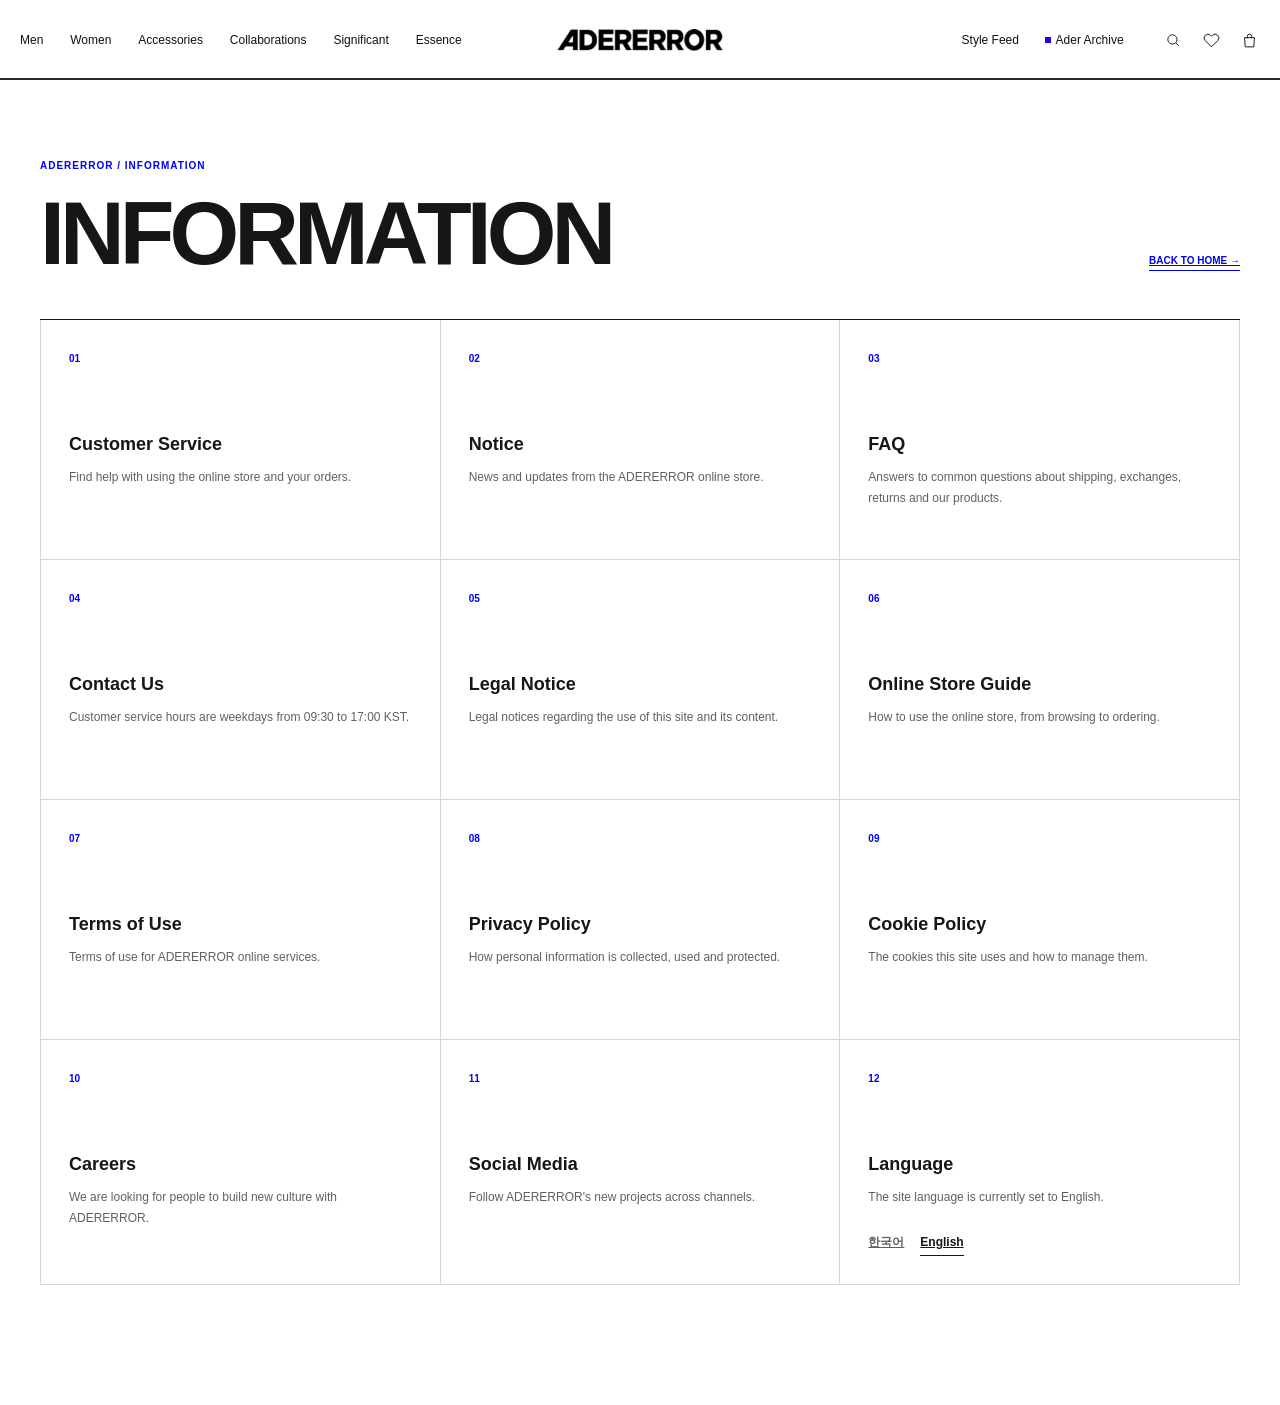
<file: en/info.html>
<!DOCTYPE html>
<html lang="en">

<head>
    <meta charset="UTF-8">
    <meta name="viewport" content="width=device-width, initial-scale=1.0">
    <link rel="icon" href="../favicon/favicon.ico" type="image/x-icon">
    <title>Information | ADERERROR</title>
    <link rel="alternate" hreflang="ko" href="../sup/info.html">
    <link rel="alternate" hreflang="en" href="./info.html">
    <meta name="description" content="ADERERROR customer service, notices, terms of use and privacy policy.">
    <meta name="theme-color" content="#ffffff">
    <meta property="og:type" content="website">
    <meta property="og:site_name" content="ADERERROR">
    <meta property="og:locale" content="en_US">
    <meta property="og:title" content="Information | ADERERROR">
    <meta property="og:description" content="ADERERROR customer service, notices, terms of use and privacy policy.">
    <meta name="twitter:card" content="summary">
    <meta name="twitter:title" content="Information | ADERERROR">
    <meta name="twitter:description" content="ADERERROR customer service, notices, terms of use and privacy policy.">
    <link rel="stylesheet" href="../css/global-navigation.css?v=20260819-footer-left">
    <link rel="stylesheet" href="../css/info.css?v=20261005">
</head>

<body>
    <main class="info-page">
        <header class="info-hero">
            <p>ADERERROR / INFORMATION</p>
            <h1>INFORMATION</h1>
            <a href="./index.html">BACK TO HOME <span aria-hidden="true">&#8594;</span></a>
        </header>

        <div class="info-grid">
            <section id="customer-service"><span>01</span><h2>Customer Service</h2><p>Find help with using the online store and your orders.</p></section>
            <section id="notice"><span>02</span><h2>Notice</h2><p>News and updates from the ADERERROR online store.</p></section>
            <section id="faq"><span>03</span><h2>FAQ</h2><p>Answers to common questions about shipping, exchanges, returns and our products.</p></section>
            <section id="inquiry"><span>04</span><h2>Contact Us</h2><p>Customer service hours are weekdays from 09:30 to 17:00 KST.</p></section>
            <section id="legal"><span>05</span><h2>Legal Notice</h2><p>Legal notices regarding the use of this site and its content.</p></section>
            <section id="store-guide"><span>06</span><h2>Online Store Guide</h2><p>How to use the online store, from browsing to ordering.</p></section>
            <section id="terms"><span>07</span><h2>Terms of Use</h2><p>Terms of use for ADERERROR online services.</p></section>
            <section id="privacy"><span>08</span><h2>Privacy Policy</h2><p>How personal information is collected, used and protected.</p></section>
            <section id="cookies"><span>09</span><h2>Cookie Policy</h2><p>The cookies this site uses and how to manage them.</p></section>
            <section id="careers"><span>10</span><h2>Careers</h2><p>We are looking for people to build new culture with ADERERROR.</p></section>
            <section id="social"><span>11</span><h2>Social Media</h2><p>Follow ADERERROR's new projects across channels.</p></section>
            <section id="language"><span>12</span><h2>Language</h2><p>The site language is currently set to English.</p>
                <p class="info-lang"><a href="../sup/info.html" hreflang="ko" lang="ko">한국어</a><a href="./info.html" aria-current="true">English</a></p></section>
        </div>
    </main>

    <script src="../js/global-navigation.js?v=20261005-fw-season" data-root=".."></script>
</body>

</html>
</file>
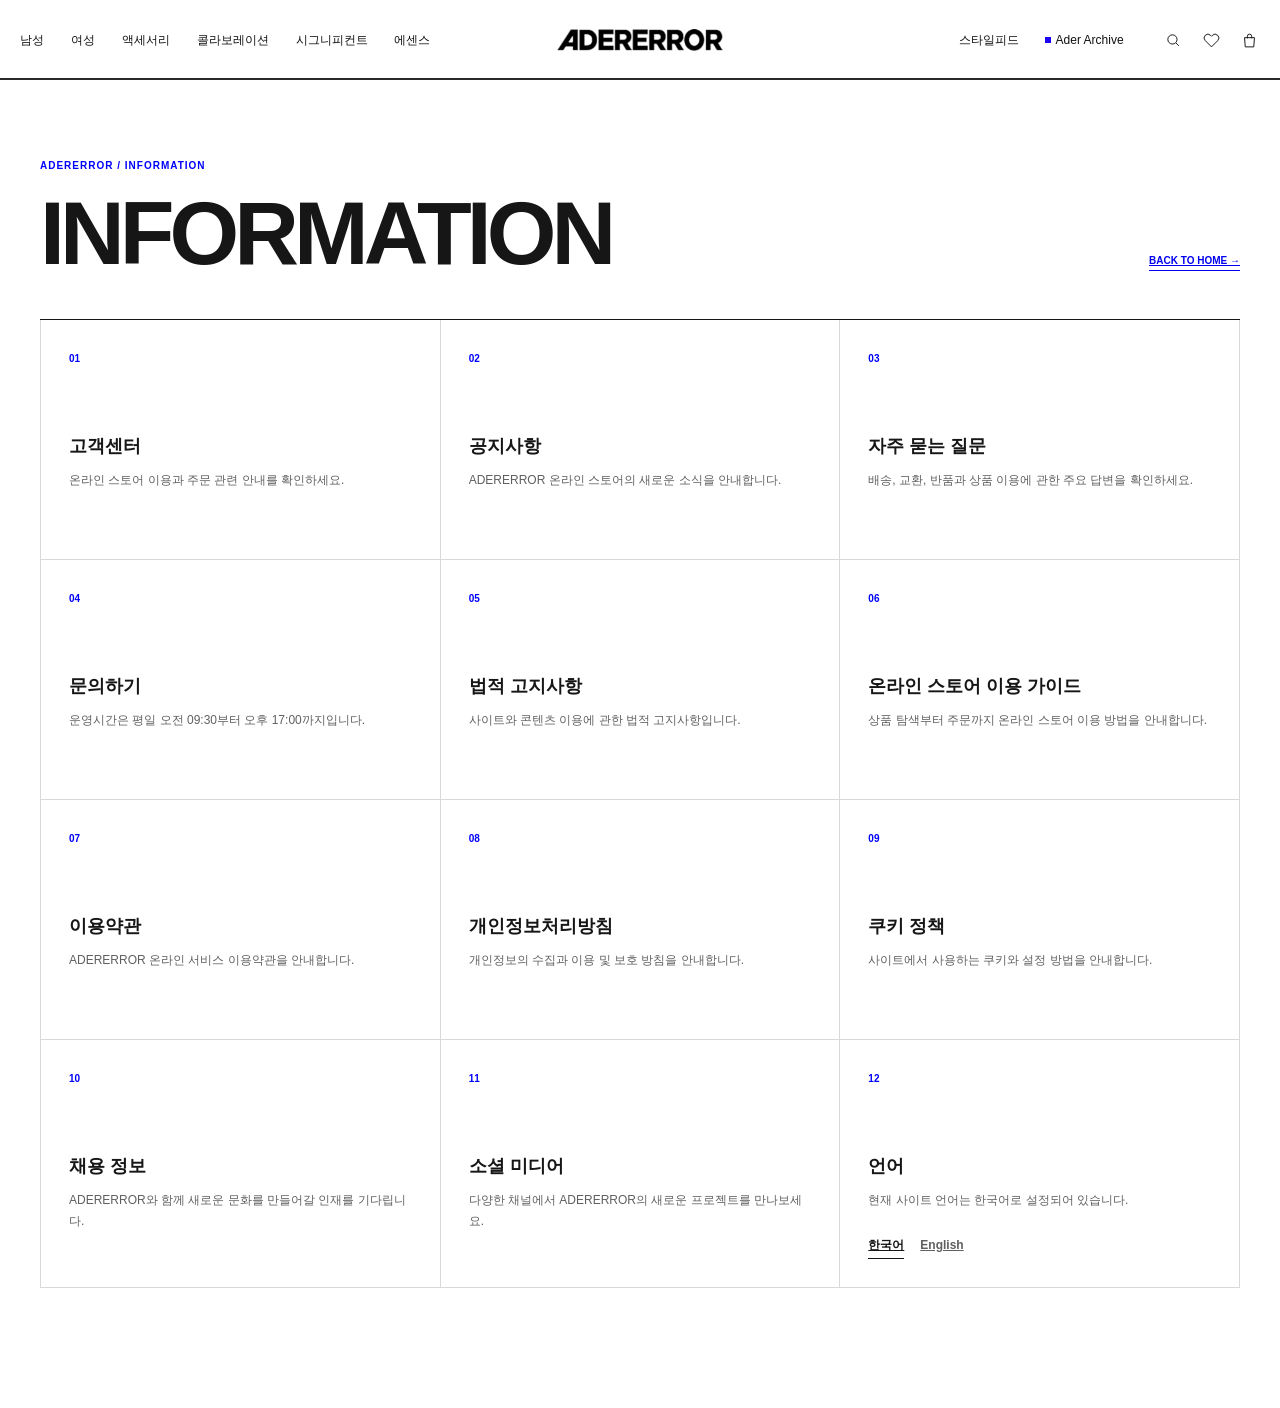
<file: sup/info.html>
<!DOCTYPE html>
<html lang="ko">

<head>
    <meta charset="UTF-8">
    <meta name="viewport" content="width=device-width, initial-scale=1.0">
    <link rel="icon" href="../favicon/favicon.ico" type="image/x-icon">
    <title>Information | ADERERROR</title>
    <link rel="alternate" hreflang="ko" href="./info.html">
    <link rel="alternate" hreflang="en" href="../en/info.html">
    <meta name="description" content="ADERERROR 고객센터, 공지사항, 이용약관과 개인정보처리방침 안내.">
    <meta name="theme-color" content="#ffffff">
    <meta property="og:type" content="website">
    <meta property="og:site_name" content="ADERERROR">
    <meta property="og:locale" content="ko_KR">
    <meta property="og:title" content="Information | ADERERROR">
    <meta property="og:description" content="ADERERROR 고객센터, 공지사항, 이용약관과 개인정보처리방침 안내.">
    <meta name="twitter:card" content="summary">
    <meta name="twitter:title" content="Information | ADERERROR">
    <meta name="twitter:description" content="ADERERROR 고객센터, 공지사항, 이용약관과 개인정보처리방침 안내.">
    <link rel="stylesheet" href="../css/global-navigation.css?v=20260819-footer-left">
    <link rel="stylesheet" href="../css/info.css?v=20261005">
</head>

<body>
    <main class="info-page">
        <header class="info-hero">
            <p>ADERERROR / INFORMATION</p>
            <h1>INFORMATION</h1>
            <a href="../index.html">BACK TO HOME <span aria-hidden="true">&#8594;</span></a>
        </header>

        <div class="info-grid">
            <section id="customer-service"><span>01</span><h2>고객센터</h2><p>온라인 스토어 이용과 주문 관련 안내를 확인하세요.</p></section>
            <section id="notice"><span>02</span><h2>공지사항</h2><p>ADERERROR 온라인 스토어의 새로운 소식을 안내합니다.</p></section>
            <section id="faq"><span>03</span><h2>자주 묻는 질문</h2><p>배송, 교환, 반품과 상품 이용에 관한 주요 답변을 확인하세요.</p></section>
            <section id="inquiry"><span>04</span><h2>문의하기</h2><p>운영시간은 평일 오전 09:30부터 오후 17:00까지입니다.</p></section>
            <section id="legal"><span>05</span><h2>법적 고지사항</h2><p>사이트와 콘텐츠 이용에 관한 법적 고지사항입니다.</p></section>
            <section id="store-guide"><span>06</span><h2>온라인 스토어 이용 가이드</h2><p>상품 탐색부터 주문까지 온라인 스토어 이용 방법을 안내합니다.</p></section>
            <section id="terms"><span>07</span><h2>이용약관</h2><p>ADERERROR 온라인 서비스 이용약관을 안내합니다.</p></section>
            <section id="privacy"><span>08</span><h2>개인정보처리방침</h2><p>개인정보의 수집과 이용 및 보호 방침을 안내합니다.</p></section>
            <section id="cookies"><span>09</span><h2>쿠키 정책</h2><p>사이트에서 사용하는 쿠키와 설정 방법을 안내합니다.</p></section>
            <section id="careers"><span>10</span><h2>채용 정보</h2><p>ADERERROR와 함께 새로운 문화를 만들어갈 인재를 기다립니다.</p></section>
            <section id="social"><span>11</span><h2>소셜 미디어</h2><p>다양한 채널에서 ADERERROR의 새로운 프로젝트를 만나보세요.</p></section>
            <section id="language"><span>12</span><h2>언어</h2><p>현재 사이트 언어는 한국어로 설정되어 있습니다.</p>
                <p class="info-lang"><a href="./info.html" aria-current="true">한국어</a><a href="../en/info.html" hreflang="en" lang="en">English</a></p></section>
        </div>
    </main>

    <script src="../js/global-navigation.js?v=20261005-fw-season" data-root=".."></script>
</body>

</html>
</file>
<file: css/global-navigation.css>
:root {
  --ader-page-gutter: 20px;
}

.ader-global-header {
  position: fixed;
  inset: 0 0 auto;
  display: block !important;
  z-index: 10000;
  width: 100%;
  height: auto !important;
  padding: 0 !important;
  margin: 0 !important;
  color: #111;
  background: #fff;
  box-shadow: inset 0 -2px 0 #2a2a2a;
  font-family: Arial, "Noto Sans KR", sans-serif;
  font-size: 11px;
}

body.ader-global-ready > header:not(.ader-global-header) { display: none !important; }

.ader-global-header *,
.ader-global-header *::before,
.ader-global-header *::after { box-sizing: border-box; }

.ader-global-header a { color: inherit; text-decoration: none; }
.ader-global-header button { color: inherit; font: inherit; }

.ader-nav-top {
  position: relative;
  display: grid;
  grid-template-columns: 1fr auto 1fr;
  align-items: center;
  width: calc(100% - var(--ader-page-gutter) - var(--ader-page-gutter));
  max-width: 1880px;
  height: 80px;
  margin: 0 auto;
  padding: 0;
}

.ader-nav-brand {
  display: block;
  justify-self: center;
  line-height: 1;
}
.ader-nav-brand img { display: block; width: 170px; height: 42px; object-fit: cover; }

.ader-nav-primary,
.ader-nav-utility,
.ader-nav-category {
  display: flex;
  align-items: center;
  gap: clamp(16px, 2.1vw, 40px);
  min-width: 0;
}

.ader-nav-primary { justify-content: flex-start; font-size: 12px; font-weight: 500; }
.ader-nav-utility {
  justify-content: flex-end;
  gap: clamp(28px, 3vw, 48px);
  font-size: 12px;
  font-weight: 500;
}

.ader-nav-text-links,
.ader-nav-icons,
.ader-archive-link {
  display: flex;
  align-items: center;
}

.ader-nav-text-links { gap: clamp(20px, 2vw, 36px); }
.ader-archive-link { gap: 5px; }
.ader-nav-icons { gap: 16px; }
.ader-nav-category {
  height: 36px;
  padding: 0 40px;
  border-bottom: 1px solid #e5e5e5;
  gap: 48px;
}

.ader-nav-primary a,
.ader-nav-category button,
.ader-nav-icon,
.ader-nav-menu-button {
  padding: 0;
  border: 0;
  background: transparent;
  cursor: pointer;
}

.ader-nav-primary a { line-height: 1; }
.ader-nav-category button { height: 36px; }
.ader-nav-link:hover,
.ader-nav-primary a:hover,
.ader-nav-category button:hover { text-decoration: underline; text-underline-offset: 3px; }
.ader-blue { display: inline-block; flex: 0 0 auto; width: 6px; height: 6px; background: #1d00ff; }

.ader-nav-icon { display: grid; place-items: center; width: 22px; height: 22px; }
.ader-nav-icon svg { width: 17px; height: 17px; fill: none; stroke: currentColor; stroke-width: 1.35; }

.ader-mega-menu {
  position: absolute;
  top: 80px;
  left: 0;
  width: 100%;
  min-height: 420px;
  padding: 38px 0 46px;
  border-bottom: 1px solid #d8d8d8;
  background: #fff;
  opacity: 0;
  visibility: hidden;
  transform: translateY(-8px);
  transition: opacity .2s ease, transform .25s ease, visibility .2s;
}

.ader-global-header.mega-open .ader-mega-menu {
  opacity: 1;
  visibility: visible;
  transform: translateY(0);
}

.ader-mega-inner {
  display: grid;
  grid-template-columns: 370px repeat(4, minmax(125px, 1fr));
  gap: 34px;
  width: calc(100% - var(--ader-page-gutter) - var(--ader-page-gutter));
  max-width: 1880px;
  margin: 0 auto;
  padding: 0;
}
.ader-mega-feature { padding-right: 38px; border-right: 1px solid #ddd; }
.ader-mega-title { display: block; margin-bottom: 22px; font-weight: 700; }
.ader-mega-list { display: grid; gap: 15px; }
.ader-mega-list a:hover { opacity: .5; }
.ader-feature-art { position: relative; width: 180px; height: 245px; margin: 32px auto 18px; overflow: hidden; background: #f2f3f5; }
.ader-feature-art img {
  display: block;
  width: 100%;
  height: 100%;
  object-fit: cover;
  object-position: center;
  transition: transform .55s cubic-bezier(.22, 1, .36, 1);
}
.ader-feature-art:hover img { transform: scale(1.035); }

.ader-mobile-head,
.ader-mobile-drawer { display: none; }

body.ader-menu-locked { overflow: hidden; }

@media (max-width: 1024px) {
  :root {
    --ader-page-gutter: 16px;
  }

  .ader-nav-top,
  .ader-nav-category,
  .ader-mega-menu { display: none; }

  .ader-mobile-head {
    display: grid;
    grid-template-columns: 40px minmax(0, 1fr) 40px;
    justify-content: center;
    align-items: center;
    width: calc(100% - var(--ader-page-gutter) - var(--ader-page-gutter));
    max-width: 1880px;
    height: 80px;
    margin: 0 auto;
    padding: 0;
  }

  .ader-mobile-head .ader-nav-brand { justify-self: center; }
  .ader-mobile-head .ader-nav-brand img { width: clamp(150px, 42vw, 200px); height: 48px; }
  .ader-mobile-actions { display: flex; justify-self: end; justify-content: center; width: 40px; }
  .ader-nav-menu-button { justify-self: start; }
  .ader-nav-menu-button { position: relative; width: 24px; height: 24px; }
  .ader-nav-menu-button span { position: absolute; left: 2px; width: 20px; height: 1px; background: #111; transition: transform .25s, top .25s, opacity .2s; }
  .ader-nav-menu-button span:nth-child(1) { top: 7px; }
  .ader-nav-menu-button span:nth-child(2) { top: 12px; }
  .ader-nav-menu-button span:nth-child(3) { top: 17px; }
  .ader-global-header.menu-open .ader-nav-menu-button span:nth-child(1) { top: 12px; transform: rotate(45deg); }
  .ader-global-header.menu-open .ader-nav-menu-button span:nth-child(2) { opacity: 0; }
  .ader-global-header.menu-open .ader-nav-menu-button span:nth-child(3) { top: 12px; transform: rotate(-45deg); }

  .ader-mobile-drawer {
    position: fixed;
    inset: 80px 0 0;
    display: block;
    overflow-y: auto;
    background: #fff;
    opacity: 0;
    visibility: hidden;
    transform: translateX(-100%);
    transition: transform .28s ease, opacity .2s ease, visibility .2s;
  }

  .ader-global-header.menu-open .ader-mobile-drawer { opacity: 1; visibility: visible; transform: translateX(0); }
  .ader-mobile-row { border-bottom: 1px solid #ddd; }
  .ader-mobile-row > button,
  .ader-mobile-direct {
    display: flex;
    justify-content: space-between;
    align-items: center;
    width: 100%;
    min-height: 45px;
    padding: 0 15px;
    border: 0;
    background: #fff;
    text-align: left;
  }
  .ader-mobile-row > button { cursor: pointer; }
  .ader-mobile-arrow { font-size: 22px; font-weight: 200; transition: transform .2s; }
  .ader-mobile-row.open .ader-mobile-arrow { transform: rotate(90deg); }
  .ader-mobile-sub { display: none; padding: 3px 15px 17px 28px; background: #fafafa; }
  .ader-mobile-row.open .ader-mobile-sub { display: grid; gap: 13px; }
  .ader-mobile-search { display: flex; align-items: center; gap: 8px; min-height: 48px; padding: 0 15px; }
  .ader-mobile-search svg { width: 17px; height: 17px; fill: none; stroke: currentColor; }
}

/* 모든 페이지 공통 푸터 */
.footer {
  width: 100%;
  margin-top: 0;
  padding: 64px 0 80px;
  background: #000;
  text-align: left;
}

.footer .footer-container {
  display: grid;
  grid-template-columns: repeat(4, minmax(0, 200px)) minmax(260px, 1fr);
  align-items: start;
  justify-content: start;
  width: calc(100% - var(--ader-page-gutter) - var(--ader-page-gutter));
  max-width: 1880px;
  margin: 0 auto;
  padding: 0;
  gap: 0 24px;
}

.footer .footer-container > * {
  flex: none;
  width: auto;
  min-width: 0;
  margin: 0;
  padding: 0;
}

.footer .footer-col ul,
.footer .footer-container > div {
  display: flex;
  flex-direction: column;
  align-items: flex-start;
  gap: 24px;
  margin: 0;
  padding: 0;
  list-style: none;
}

.footer .footer-col li,
.footer .footer-container a,
.footer .footer-container span {
  margin: 0;
  font-size: 10px;
  line-height: 1.6;
  overflow-wrap: anywhere;
}

.footer .footer-brand {
  align-self: stretch;
  justify-self: end;
  display: flex;
  flex-direction: column;
  align-items: center;
  justify-content: center;
  gap: 16px;
  min-width: 260px;
  text-align: right;
}

.footer .footer-brand a {
  display: block;
  padding: 6px;
  background: #252525;
  border-radius: 2px;
  box-shadow: 0 0 0 1px rgba(255, 255, 255, .035);
  line-height: 0;
}

.footer .footer-brand img {
  display: block;
  width: 100px;
  height: auto;
}

.footer .footer-brand p {
  width: 100%;
  margin: 0;
  color: #b3b3b3;
  font-size: 10px;
  line-height: 1.4;
  letter-spacing: .18em;
  text-align: center;
}

@media (max-width: 1024px) {
  .footer {
    padding: 56px 0 64px;
  }

  .footer .footer-container {
    grid-template-columns: repeat(2, minmax(0, 1fr));
    gap: 40px 24px;
  }

  .footer .footer-brand {
    grid-column: 1 / -1;
    min-width: 0;
  }

  .footer .footer-brand img {
    width: 80px;
  }
}

@media (max-width: 768px) {
  :root {
    --ader-page-gutter: 12px;
  }
}

@media (max-width: 560px) {

  .footer {
    padding: 48px 0 60px;
  }

  .footer .footer-container {
    grid-template-columns: repeat(2, minmax(0, 1fr));
  }

  .footer .footer-brand img {
    width: 60px;
  }
}
</file>
<file: css/info.css>
* { box-sizing: border-box; }

html { scroll-behavior: smooth; }

body {
    margin: 0;
    background: #fff;
    color: #161616;
    font-family: "Google Sans Flex", Arial, sans-serif;
}

.info-page {
    width: min(100%, 1880px);
    margin: 0 auto;
    padding: 160px 40px 120px;
}

.info-hero {
    display: grid;
    grid-template-columns: 1fr auto;
    align-items: end;
    gap: 24px;
    padding-bottom: 48px;
    border-bottom: 1px solid #161616;
}

.info-hero p {
    grid-column: 1 / -1;
    margin: 0;
    color: #0000ff;
    font-size: 10px;
    font-weight: 700;
    letter-spacing: .1em;
}

.info-hero h1 {
    margin: 0;
    font-size: clamp(42px, 7vw, 112px);
    font-weight: 600;
    line-height: .85;
    letter-spacing: -.055em;
}

.info-hero a {
    padding-bottom: 4px;
    border-bottom: 1px solid currentColor;
    font-size: 10px;
    font-weight: 700;
}

.info-grid {
    display: grid;
    grid-template-columns: repeat(3, minmax(0, 1fr));
    border-left: 1px solid #d8d8d8;
}

.info-grid section {
    min-height: 240px;
    padding: 28px;
    border-right: 1px solid #d8d8d8;
    border-bottom: 1px solid #d8d8d8;
    scroll-margin-top: 110px;
}

.info-grid span {
    color: #0000ff;
    font-size: 10px;
    font-weight: 700;
}

.info-grid h2 {
    margin: 68px 0 12px;
    font-size: 18px;
}

.info-grid p {
    max-width: 360px;
    margin: 0;
    color: #606060;
    font-size: 12px;
    line-height: 1.7;
}

@media (max-width: 900px) {
    .info-page { padding: 130px 20px 80px; }
    .info-grid { grid-template-columns: repeat(2, minmax(0, 1fr)); }
}

@media (max-width: 600px) {
    .info-hero { grid-template-columns: 1fr; padding-bottom: 32px; }
    .info-hero a { justify-self: start; }
    .info-grid { grid-template-columns: 1fr; }
    .info-grid section { min-height: 190px; padding: 22px; }
    .info-grid h2 { margin-top: 48px; }
}

.info-grid section.wide {
    grid-column: 1 / -1;
    min-height: 0;
}

.info-grid .wide h2 { margin-top: 40px; }
.info-grid .wide > p { max-width: 720px; }

.info-list {
    display: grid;
    grid-template-columns: max-content 1fr;
    gap: 8px 24px;
    margin: 20px 0 0;
    font-size: 12px;
    line-height: 1.7;
}

.info-list dt { color: #161616; font-weight: 700; }
.info-list dd { margin: 0; color: #606060; }

.info-empty {
    margin-top: 24px !important;
    padding: 14px 0;
    border-top: 1px solid #d8d8d8;
}

.info-faq { margin-top: 24px; max-width: 880px; border-top: 1px solid #161616; }
.info-faq details { border-bottom: 1px solid #d8d8d8; }
.info-faq summary {
    padding: 16px 28px 16px 0;
    cursor: pointer;
    font-size: 13px;
    font-weight: 600;
    list-style: none;
    position: relative;
}
.info-faq summary::-webkit-details-marker { display: none; }
.info-faq summary::after { content: "+"; position: absolute; right: 4px; color: #0000ff; }
.info-faq details[open] summary::after { content: "–"; }
.info-faq details p { max-width: none; padding: 0 0 18px; }

.info-text { margin-top: 24px; max-width: 880px; }
.info-text h3 { margin: 24px 0 6px; font-size: 13px; }
.info-text p { max-width: none; margin-bottom: 8px; }

.info-steps {
    display: grid;
    grid-template-columns: repeat(4, minmax(0, 1fr));
    gap: 0;
    margin: 28px 0 0;
    padding: 0;
    list-style: none;
    counter-reset: step;
    border-top: 1px solid #161616;
}
.info-steps li { padding: 18px 20px 0 0; counter-increment: step; }
.info-steps li::before { content: "0" counter(step); color: #0000ff; font-size: 10px; font-weight: 700; }
.info-steps strong { display: block; margin: 10px 0 6px; font-size: 13px; }
.info-steps span { color: #606060; font-size: 12px; line-height: 1.7; }

.info-lang { display: flex; gap: 16px; margin-top: 24px !important; }
.info-lang a { padding-bottom: 3px; border-bottom: 1px solid transparent; color: #606060; font-size: 12px; font-weight: 700; }
.info-lang a[aria-current] { border-color: #161616; color: #161616; }

@media (max-width: 900px) {
    .info-steps { grid-template-columns: repeat(2, minmax(0, 1fr)); gap: 16px 0; }
}

@media (max-width: 600px) {
    .info-steps { grid-template-columns: 1fr; }
    .info-list { grid-template-columns: 1fr; gap: 2px; }
    .info-list dd { margin-bottom: 8px; }
}
</file>
